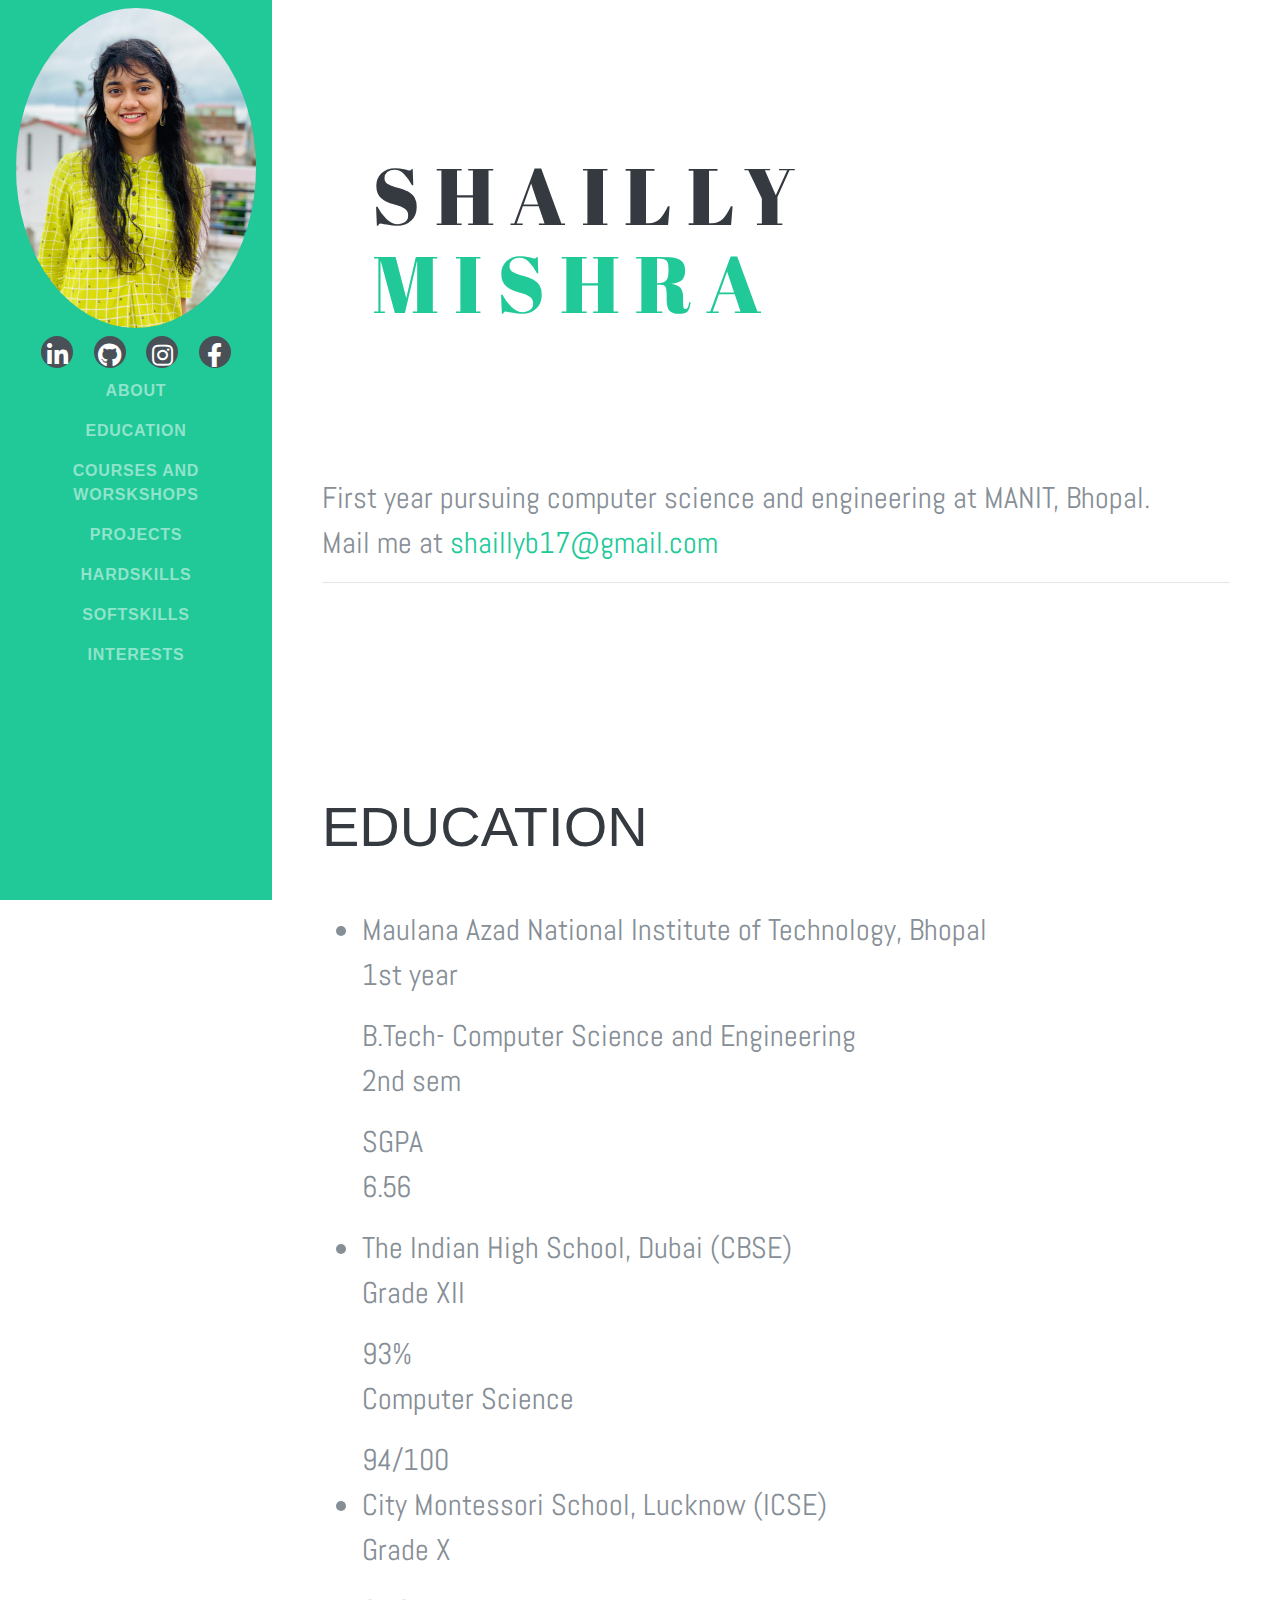
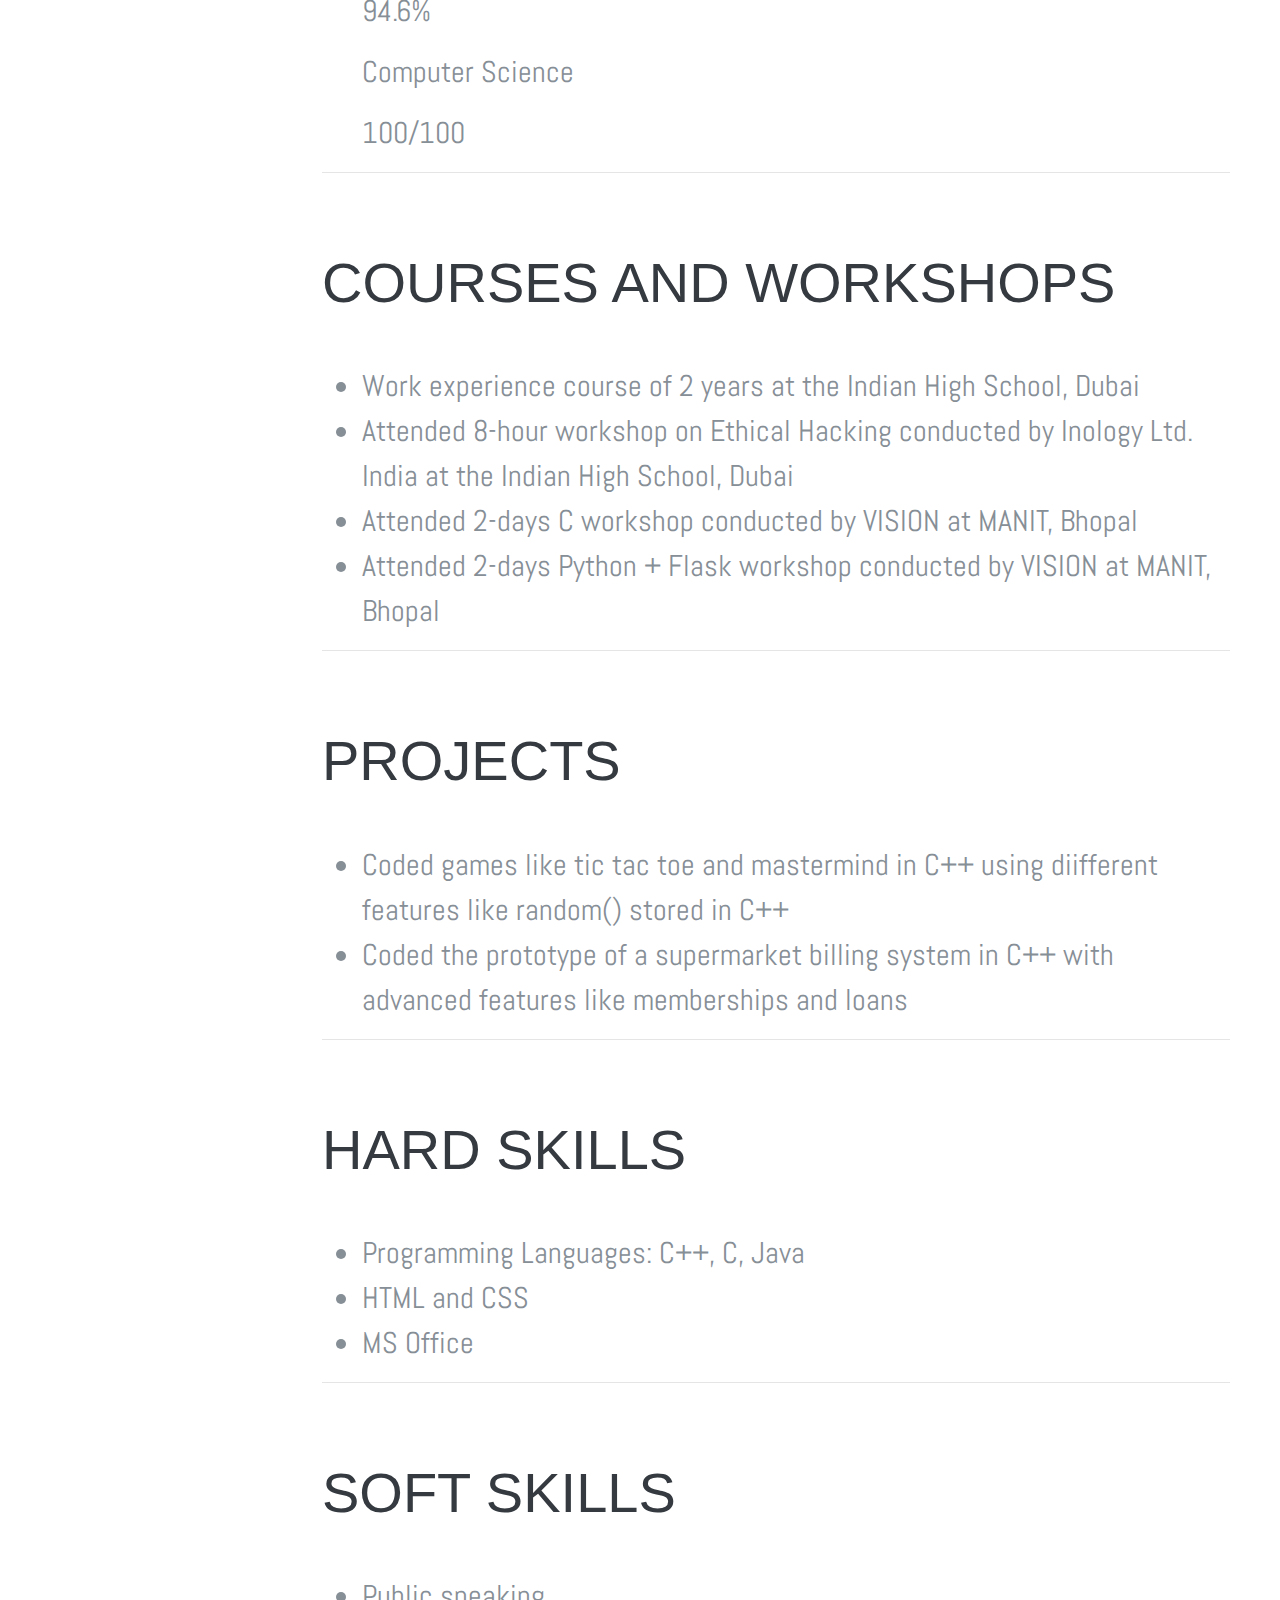
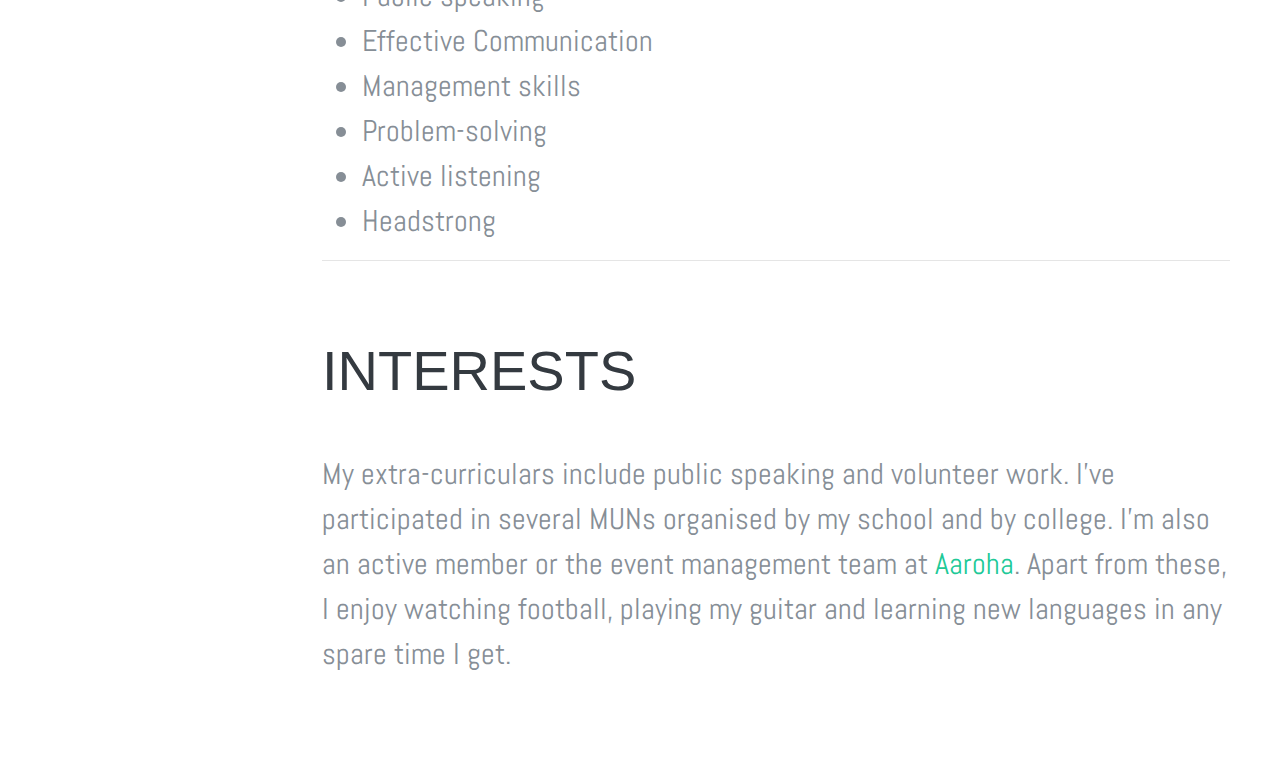
<file: index.html>
<!DOCTYPE html>
<html>
<head>
	<title>My Resume</title>
	<meta charset="utf-8">
	<meta name="viewport" content="width=device-width, initial-scale=1.0">
	<link rel="stylesheet" type="text/css" href="style.css">
	<link rel="stylesheet" type="text/css" href="bootstrap.min.css">
	<link href="https://fonts.googleapis.com/css2?family=Abel&family=Abril+Fatface&display=swap" rel="stylesheet">
	<link href="css/resume.min.css" rel="stylesheet">
	<link href="css/resume.css" rel="stylesheet">
  <link href="vendor/fontawesome-free/css/all.min.css" rel="stylesheet">
</head>
<body >
    <nav class="navbar navbar-expand-lg navbar-dark bg-primary fixed-top" id="sideNav">
      <span class="d-none d-lg-block">
        <img class="img-fluid img-profile rounded-circle mx-auto mb-2" src="img.jpg" alt="">
      </span>  
        <div class="social-icons">
          <a href="https://www.linkedin.com/in/shailly-mishra-20051a1a6/">
            <i class="fab fa-linkedin-in"></i>
          </a>
          <a href="https://github.com/shaillyb17">
            <i class="fab fa-github"></i>
          </a>
          <a href="https://instagram.com/shaillyb17">
            <i class="fab fa-instagram"></i>
          </a>
          <a href="https://facebook.com/shailly.mishra.39">
            <i class="fab fa-facebook-f"></i>
          </a>
        </div>
      
    </a>
    <button class="navbar-toggler" type="button" data-toggle="collapse" data-target="#navbarSupportedContent" aria-controls="navbarSupportedContent" aria-expanded="false" aria-label="Toggle navigation">
      <span class="navbar-toggler-icon"></span>
    </button>
    <div class="collapse navbar-collapse" id="navbarSupportedContent">
      <ul class="navbar-nav">
        <li class="nav-item">
          <a class="nav-link js-scroll-trigger" href="#About">About</a>
        </li>
        <li class="nav-item">
          <a class="nav-link js-scroll-trigger" href="#Education">Education</a>
        </li>
        <li class="nav-item">
          <a class="nav-link js-scroll-trigger" href="#CoursesAndWorskshops">Courses And Worskshops</a>
        </li>
        <li class="nav-item">
          <a class="nav-link js-scroll-trigger" href="#Projects">Projects</a>
        </li>
        <li class="nav-item">
          <a class="nav-link js-scroll-trigger" href="#HardSkills">HardSkills</a>
        </li>
        <li class="nav-item">
          <a class="nav-link js-scroll-trigger" href="#SoftSkills">SoftSkills</a>
        </li>
        <li class="nav-item">
          <a class="nav-link js-scroll-trigger" href="#Interests">Interests</a>
        </li>
      </ul>
    </div>
  </nav>
    <div class="content">
    	<h1 id="h1">SHAILLY<span id="h12"> MISHRA</span> 
    	</h1>

     </div>
    <div class="maincontent1" id="About">
    <p class="about" id="#About">First year pursuing computer science and engineering at MANIT, Bhopal.<br> Mail me at <a href="mailto:shaillyb17@gmail.com">shaillyb17@gmail.com</a>
      </p> 
      <hr> 
     </div>  
    <div class="maincontent1" id="Education">
    	<h2 class="colored">Education</h2>
    	<div class="maincontent11">
    		<ul>
                <li >Maulana Azad National Institute of Technology, Bhopal<p>  1st year</p>B.Tech- Computer Science and Engineering <p>2nd sem</p>SGPA<p>  6.56</p>  </li>
                <li>The Indian High School, Dubai (CBSE)<p>Grade XII</p>93%<p>Computer Science</p>94/100 </li>
                <li>City Montessori School, Lucknow (ICSE)<p>Grade X</p><p>  94.6%</p><p>Computer Science</p><p>  100/100</p>  </li>  
            </ul>
        </div>
        <hr>
        <div class="maincontent11" id="CoursesAndWorskshops">
            <h2 class="colored" >COURSES AND WORKSHOPS</h2>
            <ul>
                <li>Work experience course of 2 years at the Indian High School, Dubai</li><li>Attended 8-hour workshop on Ethical Hacking conducted by Inology Ltd. India at the Indian High School, Dubai</li><li>Attended 2-days C workshop conducted by VISION at MANIT, Bhopal</li><li>Attended 2-days Python + Flask workshop conducted by VISION at MANIT, Bhopal</li>
            </ul>
        </div>
        <hr>
        <div class="maincontent11" id="Projects">
            <h2 class="colored">PROJECTS</h2>
            <ul>
                <li>Coded games like tic tac toe and mastermind in C++ using diifferent features like random() stored in C++</li>
                <li>Coded the prototype of a supermarket billing system in C++ with advanced features like memberships and loans</li>
            </ul>
        </div>
        <hr>
        <div class="maincontent11" id="HardSkills">
            <h2 class="colored">HARD SKILLS</h2>
            <ul>
            <li>Programming Languages: C++, C, Java</li>
            <li>HTML and CSS</li>
            <li>MS Office</li>
            </ul>
        </div>
        <hr>
        <div class="maincontent11" id="SoftSkills">
            <h2 class="colored">SOFT SKILLS</h2>
            <ul>
            <li>Public speaking</li>
            <li>Effective Communication</li>
            <li>Management skills</li>
            <li>Problem-solving</li>
            <li>Active listening</li>
            <li>Headstrong</li>
            </ul>
        </div>
        <hr>
        <div class="maincontent11" id="Interests">
            <h2 class="colored">Interests</h2> 
            <p>My extra-curriculars include public speaking and volunteer work. I've participated in several MUNs organised by my school and by college. I'm also an active member or the event management team at <a href="https://www.facebook.com/aaroha.youthorg/" target="blank">Aaroha</a>. Apart from these, I enjoy watching football, playing my guitar and learning new languages in any spare time I get.</p>
    </div>
</body> 
<script src="js/resume.min.js"></script>
<script src="vendor/jquery/jquery.min.js"></script>
<script src="vendor/bootstrap/js/bootstrap.bundle.min.js"></script>
<script type="vendor/jquery-easing/jquery.easing.min.js"></script>
<script src="vendor/jquery-easing/jquery.easing.min.js"></script>

</html>
</file>
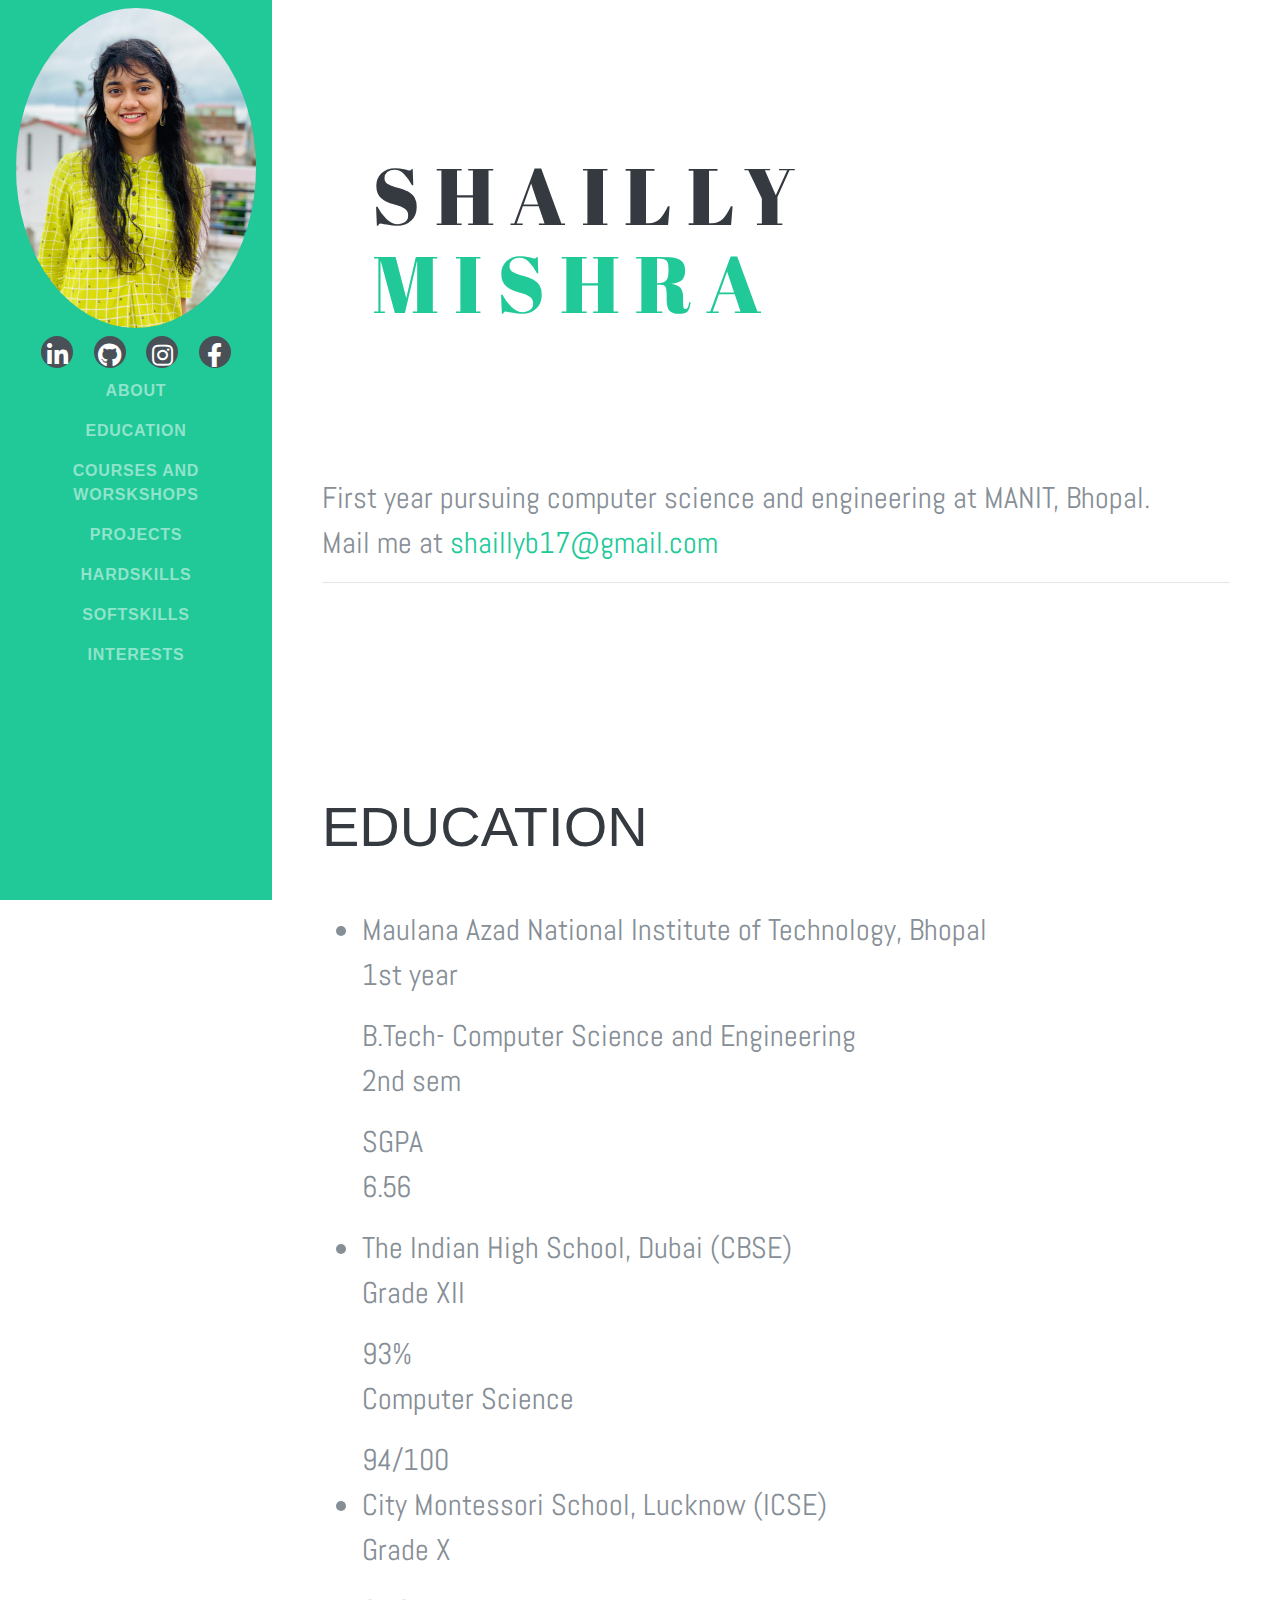
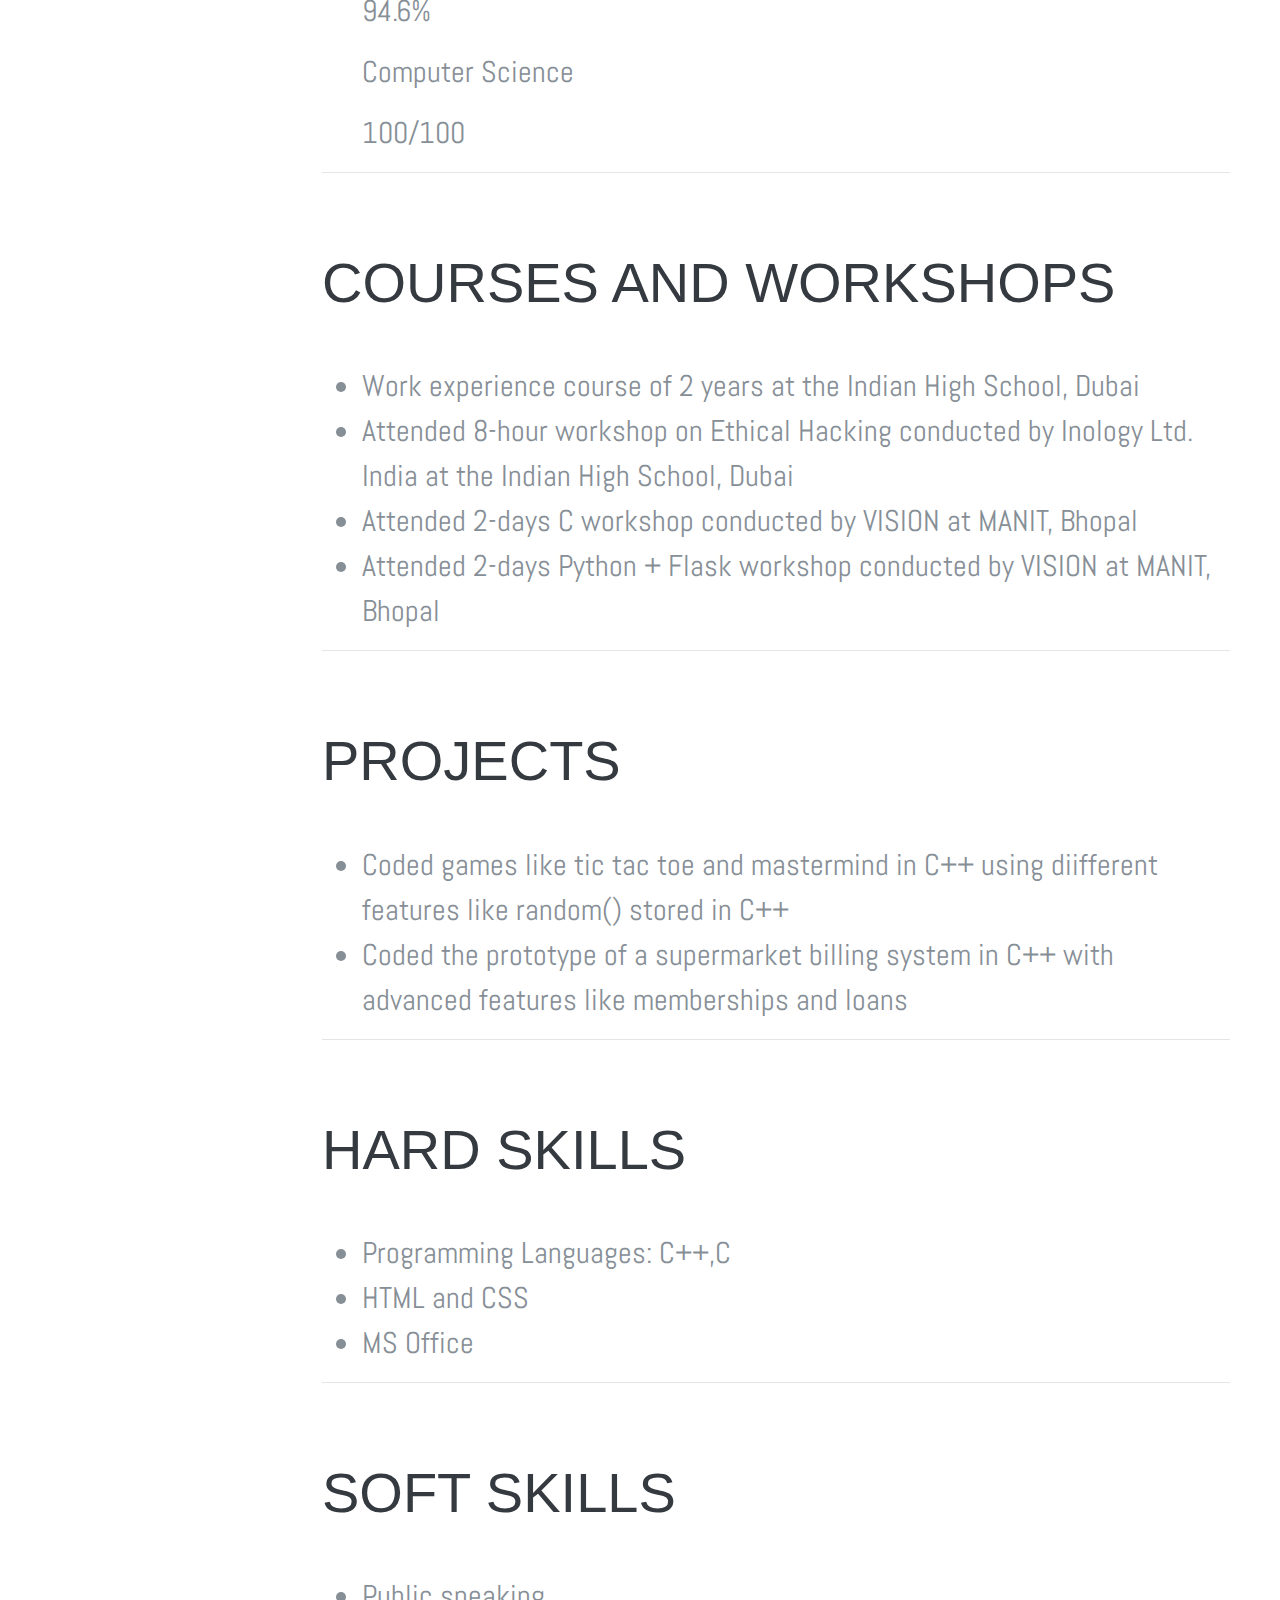
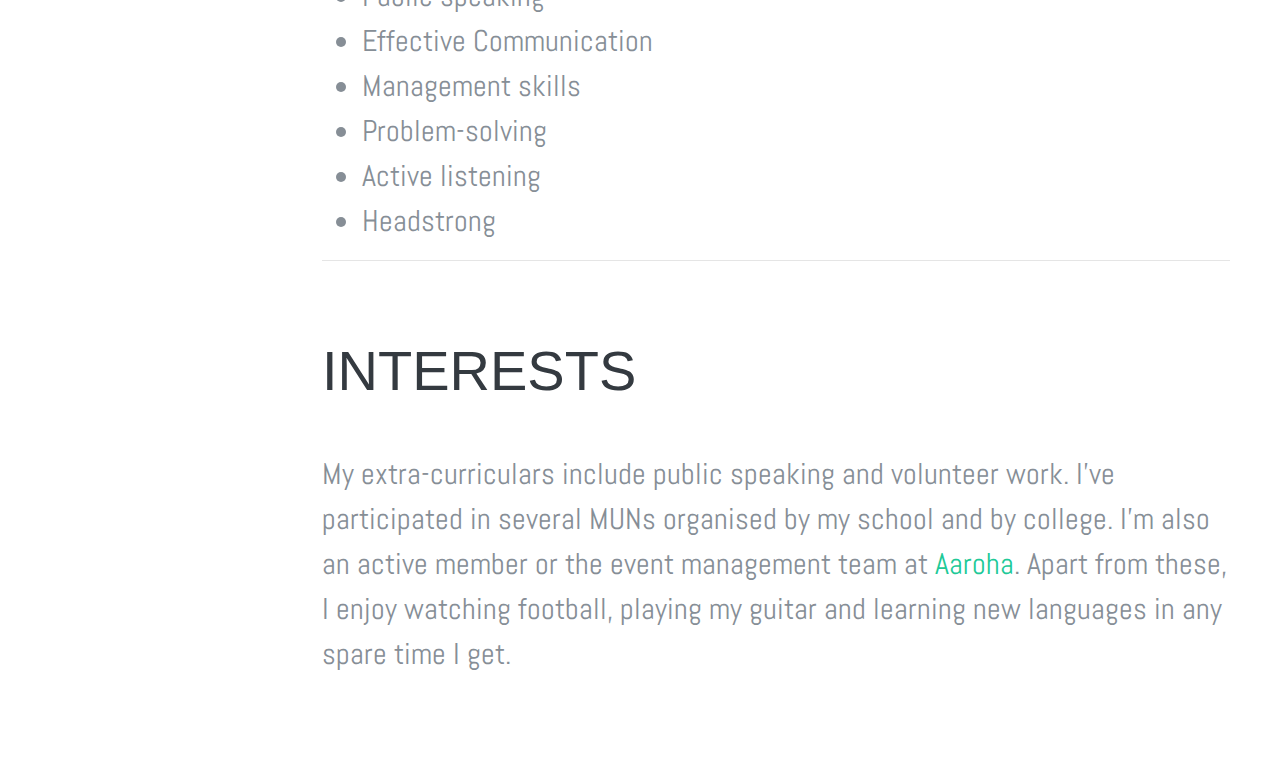
<file: trial.html>
<!DOCTYPE html>
<html>
<head>
	<title>TRIAL</title>
	<meta charset="utf-8">
	<meta name="viewport" content="width=device-width, initial-scale=1, shrink-to-fit=no">
	<link rel="stylesheet" type="text/css" href="style.css">
	<link rel="stylesheet" type="text/css" href="bootstrap.min.css">
	<link href="https://fonts.googleapis.com/css2?family=Abel&family=Abril+Fatface&display=swap" rel="stylesheet">
	<link href="css/resume.min.css" rel="stylesheet">
	<link href="css/resume.css" rel="stylesheet">
  <link href="vendor/fontawesome-free/css/all.min.css" rel="stylesheet">
</head>
<body >
    <nav class="navbar navbar-expand-lg navbar-dark bg-primary fixed-top" id="sideNav">
      <span class="d-none d-lg-block">
        <img class="img-fluid img-profile rounded-circle mx-auto mb-2" src="img.jpg" alt="">
      </span>  
        <div class="social-icons">
          <a href="https://www.linkedin.com/in/shailly-mishra-20051a1a6/">
            <i class="fab fa-linkedin-in"></i>
          </a>
          <a href="https://github.com/shaillyb17">
            <i class="fab fa-github"></i>
          </a>
          <a href="https://instagram.com/shaillyb17">
            <i class="fab fa-instagram"></i>
          </a>
          <a href="https://facebook.com/shailly.mishra.39">
            <i class="fab fa-facebook-f"></i>
          </a>
        </div>
      
    </a>
    <button class="navbar-toggler" type="button" data-toggle="collapse" data-target="#navbarSupportedContent" aria-controls="navbarSupportedContent" aria-expanded="false" aria-label="Toggle navigation">
      <span class="navbar-toggler-icon"></span>
    </button>
    <div class="collapse navbar-collapse" id="navbarSupportedContent">
      <ul class="navbar-nav">
        <li class="nav-item">
          <a class="nav-link js-scroll-trigger" href="#About">About</a>
        </li>
        <li class="nav-item">
          <a class="nav-link js-scroll-trigger" href="#Education">Education</a>
        </li>
        <li class="nav-item">
          <a class="nav-link js-scroll-trigger" href="#CoursesAndWorskshops">Courses And Worskshops</a>
        </li>
        <li class="nav-item">
          <a class="nav-link js-scroll-trigger" href="#Projects">Projects</a>
        </li>
        <li class="nav-item">
          <a class="nav-link js-scroll-trigger" href="#HardSkills">HardSkills</a>
        </li>
        <li class="nav-item">
          <a class="nav-link js-scroll-trigger" href="#SoftSkills">SoftSkills</a>
        </li>
        <li class="nav-item">
          <a class="nav-link js-scroll-trigger" href="#Interests">Interests</a>
        </li>
      </ul>
    </div>
  </nav>
    <div class="content">
    	<h1 id="h1">SHAILLY<span id="h12"> MISHRA</span> 
    	</h1>

     </div>
    <div class="maincontent1" id="About">
    <p class="about" id="#About">First year pursuing computer science and engineering at MANIT, Bhopal.<br> Mail me at <a href="mailto:shaillyb17@gmail.com">shaillyb17@gmail.com</a>
      </p> 
      <hr> 
     </div>  
    <div class="maincontent1" id="Education">
    	<h2 class="colored">Education</h2>
    	<div class="maincontent11">
    		<ul>
                <li >Maulana Azad National Institute of Technology, Bhopal<p>  1st year</p>B.Tech- Computer Science and Engineering <p>2nd sem</p>SGPA<p>  6.56</p>  </li>
                <li>The Indian High School, Dubai (CBSE)<p>Grade XII</p>93%<p>Computer Science</p>94/100 </li>
                <li>City Montessori School, Lucknow (ICSE)<p>Grade X</p><p>  94.6%</p><p>Computer Science</p><p>  100/100</p>  </li>  
            </ul>
        </div>
        <hr>
        <div class="maincontent11" id="CoursesAndWorskshops">
            <h2 class="colored" >COURSES AND WORKSHOPS</h2>
            <ul>
                <li>Work experience course of 2 years at the Indian High School, Dubai</li><li>Attended 8-hour workshop on Ethical Hacking conducted by Inology Ltd. India at the Indian High School, Dubai</li><li>Attended 2-days C workshop conducted by VISION at MANIT, Bhopal</li><li>Attended 2-days Python + Flask workshop conducted by VISION at MANIT, Bhopal</li>
            </ul>
        </div>
        <hr>
        <div class="maincontent11" id="Projects">
            <h2 class="colored">PROJECTS</h2>
            <ul>
                <li>Coded games like tic tac toe and mastermind in C++ using diifferent features like random() stored in C++</li>
                <li>Coded the prototype of a supermarket billing system in C++ with advanced features like memberships and loans</li>
            </ul>
        </div>
        <hr>
        <div class="maincontent11" id="HardSkills">
            <h2 class="colored">HARD SKILLS</h2>
            <ul>
            <li>Programming Languages: C++,C</li>
            <li>HTML and CSS</li>
            <li>MS Office</li>
            </ul>
        </div>
        <hr>
        <div class="maincontent11" id="SoftSkills">
            <h2 class="colored">SOFT SKILLS</h2>
            <ul>
            <li>Public speaking</li>
            <li>Effective Communication</li>
            <li>Management skills</li>
            <li>Problem-solving</li>
            <li>Active listening</li>
            <li>Headstrong</li>
            </ul>
        </div>
        <hr>
        <div class="maincontent11" id="Interests">
            <h2 class="colored">Interests</h2> 
            <p>My extra-curriculars include public speaking and volunteer work. I've participated in several MUNs organised by my school and by college. I'm also an active member or the event management team at <a href="https://www.facebook.com/aaroha.youthorg/" target="blank">Aaroha</a>. Apart from these, I enjoy watching football, playing my guitar and learning new languages in any spare time I get.</p>
    </div>
</body> 
<script src="js/resume.min.js"></script>
<script src="vendor/jquery/jquery.min.js"></script>
<script src="vendor/bootstrap/js/bootstrap.bundle.min.js"></script>
<script type="vendor/jquery-easing/jquery.easing.min.js"></script>
<script src="vendor/jquery-easing/jquery.easing.min.js"></script>

</html>
</file>
<file: style.css>
#sideNav .navbar-nav .nav-item .nav-link {

  font-weight: 800;
  letter-spacing: 0.05rem;
  text-transform: uppercase;
}

#sideNav .navbar-toggler:focus {
  outline-color: #20c997;
}

@media (min-width: 992px) {
  #sideNav {
    text-align: center;
    position: fixed;
    top: 0;
    left: 0;
    display: flex;
    flex-direction: column;
    width: 17rem;
    height: 100vh;
  }
  #sideNav .navbar-brand {
    display: flex;
    margin: auto auto 0;
    padding: 0.5rem;
  }
  #sideNav .navbar-brand .img-profile {
    max-width: 10rem;
    max-height: 10rem;
    border: 0.5rem solid rgba(255, 255, 255, 0.2);
  }
  #sideNav .navbar-collapse {
    display: flex;
    align-items: flex-start;
    flex-grow: 0;
    width: 100%;
    margin-bottom: auto;
  }
  #sideNav .navbar-collapse .navbar-nav {
    flex-direction: column;
    width: 100%;
  }
  #sideNav .navbar-collapse .navbar-nav .nav-item {
    display: block;
  }
  #sideNav .navbar-collapse .navbar-nav .nav-item .nav-link {
    display: block;
  }
}
img{border-radius: 100%}

.content{
  font-family: 'Abel', sans-serif;
  font-size: 30px;
  
  word-spacing: 1.0em;
  letter-spacing: 0.5em;
  font-weight: 50%;
  margin-top: 150px;
  margin-left: 100px;
  margin-right: 50px;

}
#h1{
  font-family: 'Abril Fatface' , cursive;
  font-size: 80px;

}
#h12{
  color: #20c997 !important;
}
.maincontent1{
  font-family: 'Abel', sans-serif;
  font-size: 30px;
  margin-top: 150px;
  margin-top: 150px;
  margin-bottom: 100px;
  margin-left: 50px;
  margin-right: 50px;  
}
.colored{
  padding-top: 60px;
  padding-bottom: 40px;
  padding-left,right: 30px; 
}
</file>
<file: css/resume.min.css>
/*!
 * Start Bootstrap - Resume v5.0.8 (https://startbootstrap.com/template-overviews/resume)
 * Copyright 2013-2019 Start Bootstrap
 * Licensed under MIT (https://github.com/BlackrockDigital/startbootstrap-resume/blob/master/LICENSE)
 *//*body{font-family:Muli,-apple-system,BlinkMacSystemFont,'Segoe UI',Roboto,'Helvetica Neue',Arial,'sans-serif','Apple Color Emoji','Segoe UI Emoji','Segoe UI Symbol','Noto Color Emoji';padding-top:54px;color:#868e96}*/@media (min-width:992px){body{padding-top:0;padding-left:17rem}}h1,h2,h3,h4,h5,h6{font-family:'Saira Extra Condensed',-apple-system,BlinkMacSystemFont,'Segoe UI',Roboto,'Helvetica Neue',Arial,sans-serif,'Apple Color Emoji','Segoe UI Emoji','Segoe UI Symbol','Noto Color Emoji';font-weight:200;text-transform:uppercase;color:#343a40}h1{font-size:6rem;line-height:5.5rem}h2{font-size:3.5rem}/*h3{font-size:2rem}*/p.lead{font-size:1.15rem;font-weight:400}.subheading{text-transform:uppercase;font-weight:500;font-family:'Saira Extra Condensed',-apple-system,BlinkMacSystemFont,'Segoe UI',Roboto,'Helvetica Neue',Arial,'sans-serif','Apple Color Emoji','Segoe UI Emoji','Segoe UI Symbol','Noto Color Emoji'; font-size:1.5rem;}.social-icons a{display:inline-block;height:3.5rem;width:3.5rem;background-color:#495057;color:#fff!important;border-radius:100%;text-align:center;font-size:1.5rem;line-height:3.5rem;margin-right:1rem}.social-icons a:last-child{margin-right:0}.social-icons a:hover{background-color:#20c997}.dev-icons{font-size:3rem}.dev-icons .list-inline-item i:hover{color:#20c997}#sideNav .navbar-nav .nav-item .nav-link{font-weight:800;letter-spacing:.05rem;text-transform:uppercase}#sideNav .navbar-toggler:focus{outline-color:#20c997}@media (min-width:992px){#sideNav{text-align:center;position:fixed;top:0;left:0;display:flex;flex-direction:column;width:17rem;height:100vh}#sideNav .navbar-brand{display:flex;margin:auto auto 0;padding:.5rem}#sideNav .navbar-brand .img-profile{max-width:10rem;max-height:10rem;border:.5rem solid rgba(255,255,255,.2)}#sideNav .navbar-collapse{display:flex;align-items:flex-start;flex-grow:0;width:100%;margin-bottom:auto}#sideNav .navbar-collapse .navbar-nav{flex-direction:column;width:100%}#sideNav .navbar-collapse .navbar-nav .nav-item{display:block}#sideNav .navbar-collapse .navbar-nav .nav-item .nav-link{display:block}}section.resume-section{padding-top:5rem!important;padding-bottom:5rem!important;max-width:75rem}section.resume-section .resume-item .resume-date{min-width:none}@media (min-width:768px){section.resume-section{min-height:100vh}section.resume-section .resume-item .resume-date{min-width:18rem}}@media (min-width:992px){section.resume-section{padding-top:3rem!important;padding-bottom:3rem!important}}.bg-primary{background-color:#20c997!important}.text-primary{color:#26ffbf!important}a{color:#26ffbf}a:active,a:focus,a:hover{color:#ffffff}
</file>
<file: css/resume.css>
/*!
 * Start Bootstrap - Resume v5.0.8 (https://startbootstrap.com/template-overviews/resume)
 * Copyright 2013-2019 Start Bootstrap
 * Licensed under MIT (https://github.com/BlackrockDigital/startbootstrap-resume/blob/master/LICENSE)
 */

body {
  padding-top: 54px;
  color: #868e96;
}

@media (min-width: 992px) {
  body {
    padding-top: 0;
    padding-left: 17rem;
  }
}

h1{font-weight: 400;
  font-size: 6rem;
  line-height: 5.5rem;
}

h2 {
  font-size: 3.5rem;
}

h3 {
  font-size: 2rem;
}

p.lead {
  font-size: 1.15rem;
  font-weight: 400;
}

.subheading {
  text-transform: uppercase;
  font-weight: 500;
  /*font-family: 'Saira Extra Condensed', -apple-system, BlinkMacSystemFont, 'Segoe UI', Roboto, 'Helvetica Neue', Arial, sans-serif, 'Apple Color Emoji', 'Segoe UI Emoji', 'Segoe UI Symbol', 'Noto Color Emoji';*/
  font-size: 1.5rem;
}

.social-icons a {
  display: inline-block;
  height: 2.0rem;
  width: 2.0rem;
  background-color: #495057;
  color: #fff !important;
  border-radius: 100%;
  text-align: center;
  font-size: 1.5rem;
  line-height: 2.5rem;
  margin-right: 1rem;
}

.social-icons a:last-child {
  margin-right: 0;
}

.social-icons a:hover {
  background-color: #20c997;
}

.dev-icons {
  font-size: 3rem;
}

.dev-icons .list-inline-item i:hover {
  color: #20c997;
}


section.resume-section {
  padding-top: 5rem !important;
  padding-bottom: 5rem !important;
  max-width: 75rem;
}

section.resume-section .resume-item .resume-date {
  min-width: none;
}

@media (min-width: 768px) {
  section.resume-section {
    min-height: 100vh;
  }
  section.resume-section .resume-item .resume-date {
    min-width: 18rem;
  }
}

@media (min-width: 992px) {
  section.resume-section {
    padding-top: 3rem !important;
    padding-bottom: 3rem !important;
  }
}

.bg-primary {
  background-color: #20c997 !important;
}

.text-primary {
  color: #20c997 !important;
}

a {
  color: #20c997;
}

a:hover, a:focus, a:active {
  color: #16916d;
}
</file>
